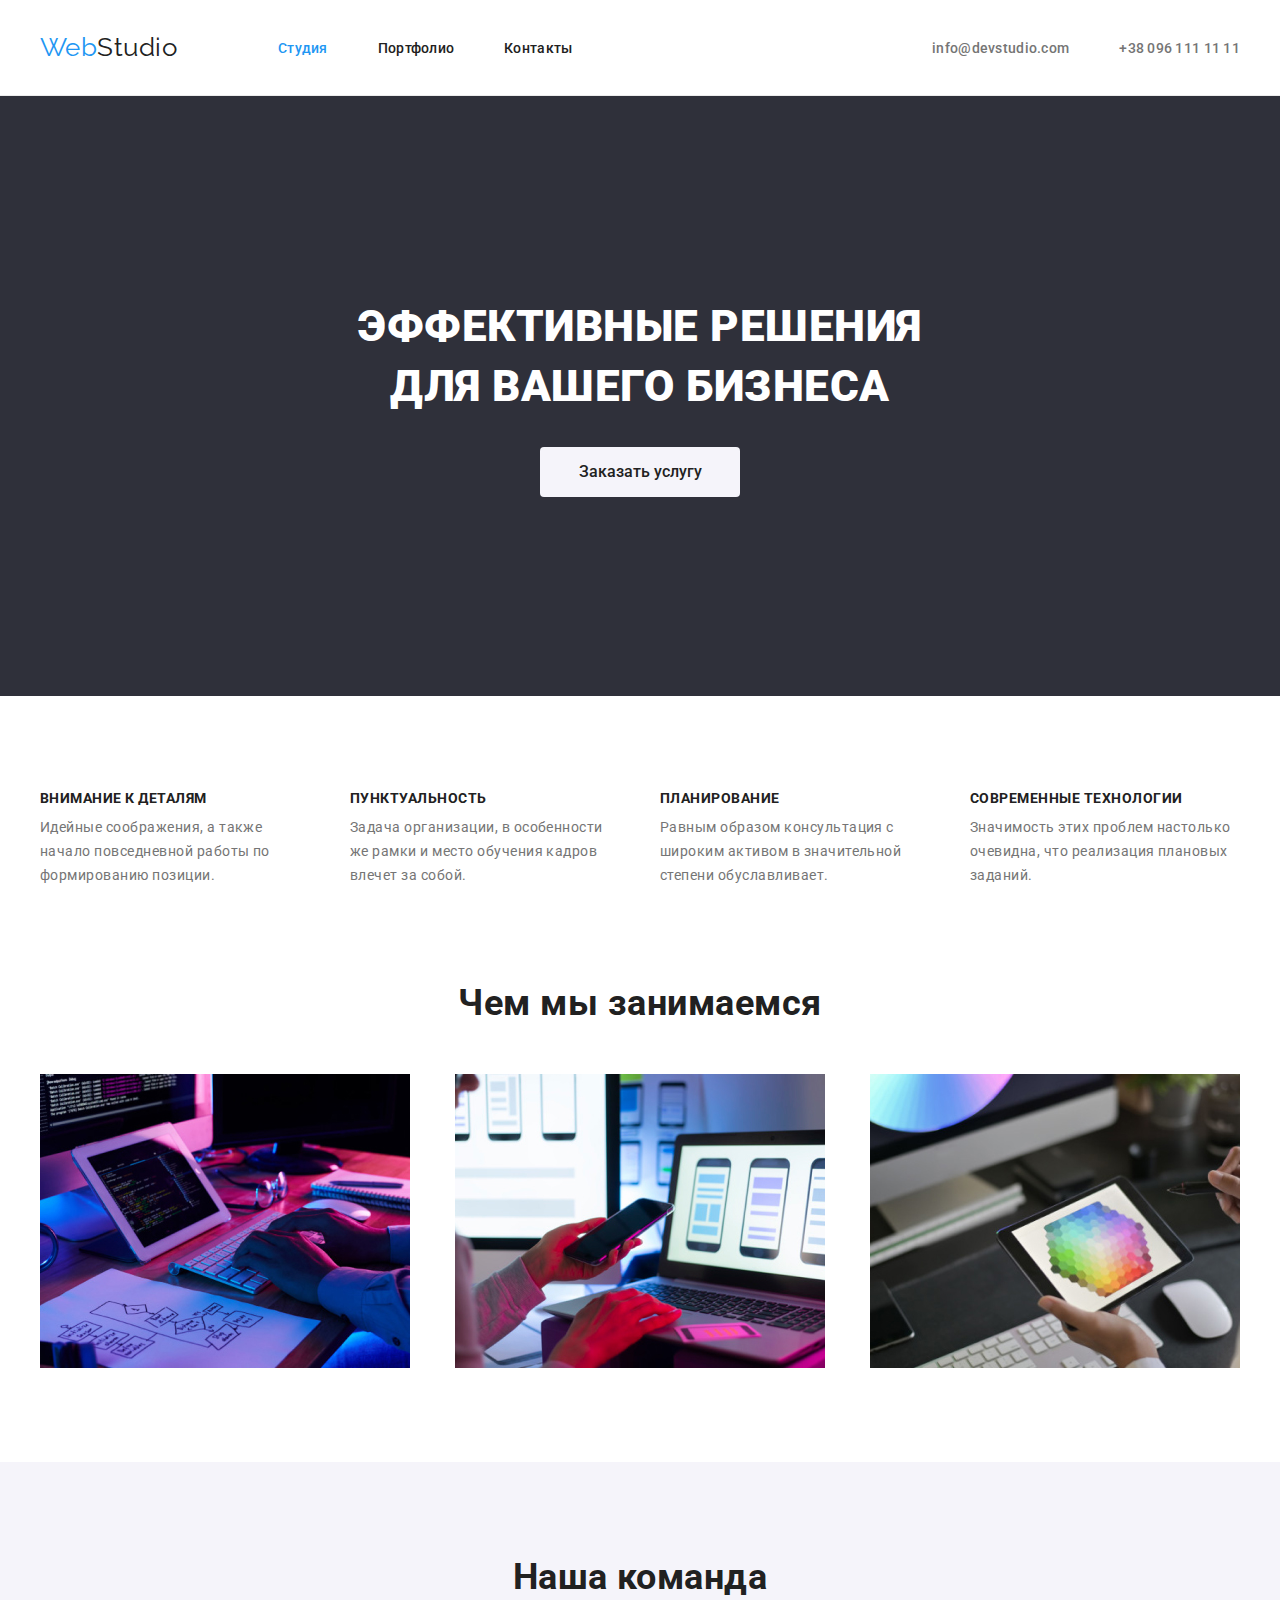
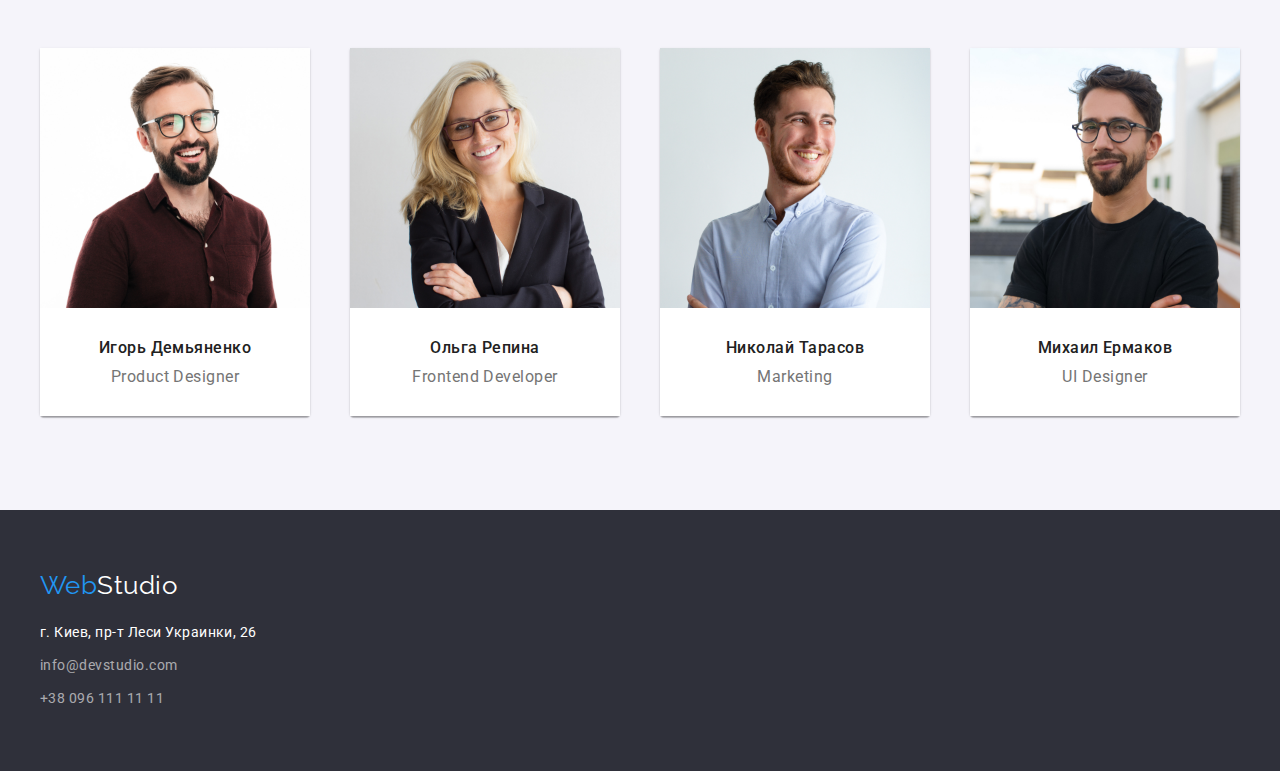
<file: index.html>
<!DOCTYPE html>
<html lang="ru">
    <head>
        <meta charset="UTF-8">
        <meta name="viewport" content="width=device-width, initial-scale=1.0">
        <title>Document</title>
        <link rel="preconnect" href="https://fonts.gstatic.com">
        <link href="https://fonts.googleapis.com/css2?family=Oleo+Script&family=Raleway:wght@700&family=Roboto:wght@400;500;700;900&display=swap" rel="stylesheet">
        <link rel="stylesheet" href="https://cdnjs.cloudflare.com/ajax/libs/modern-normalize/1.0.0/modern-normalize.min.css">
        <link rel="stylesheet" href="./css/styles.css">
    </head>
    <body>
        <header class="header line">
            <div class="container">
                <nav class="site-nav">
                    <a href="./index.html" class="logo" aria-label="логотип сайта" lang="en"><span class="logo-accent">Web</span>Studio</a>
                    <ul class="site-nav-list">
                        <li class="item"><a href="./index.html" class="site-nav-link current">Студия</a></li>
                        <li class="item"><a href="./portfolio.html" class="site-nav-link">Портфолио</a></li>
                        <li class="item"><a href="" class="site-nav-link">Контакты</a></li>
                    </ul>
                    <ul class="site-nav-list-address">
                        <li class="item"><a href="info@devstudio.com" class="site-nav-link mail">info@devstudio.com</a></li>
                        <li class="item"><a href="mailto:tel:+380961111111" class="site-nav-link number">+38 096 111 11 11</a></li>
                    </ul>  
                </nav>
            </div>
        </header>
        
        <main>
            <section class="hero">
                <div class="container hero-box">
                    <h1 class="hero-title">Эффективные решения <br> для вашего бизнеса</h1>
                        <button type="button" class="button-one current">Заказать услугу</button>
                </div>
            </section>
        
            <section class="section-skills">
                <div class="container feature-item">
                    <ul class="feature-list">
                        <li class="item">
                            <h2 class="section-title">Внимание к деталям</h2>
                            <p class="text">
                                Идейные соображения, а также начало повседневной работы по формированию позиции.
                            </p>
                        </li>
                        <li class="item">
                            <h2 class="section-title">Пунктуальность</h2>
                            <p class="text">
                                Задача организации, в особенности же рамки и место обучения кадров влечет за собой.  
                            </p>
                        </li> 
                        <li class="item">
                            <h2 class="section-title">Планирование</h2>
                            <p class="text">
                                Равным образом консультация с широким активом в значительной степени обуславливает. 
                            </p>
                        </li>
                        <li class="item">
                            <h2 class="section-title">Современные технологии</h2>
                            <p class="text">
                                Значимость этих проблем настолько очевидна, что реализация плановых заданий.
                            </p>
                        </li>
                    </ul>
                </div>
            </section>
            <section class="section-images">
                <div class="container images">
                    <h2 class="section-images-title">Чем мы занимаемся</h2>
                    <ul class="activity-list">
                        <li class="section-images-link">
                            <img 
                            src="images/img.1.jpg" 
                            alt="ноутбук"
                            width="370"
                            height="294">
                        </li>
                        <li class="section-images-link">
                            <img 
                            src="images/img.2.jpg" 
                            alt="телефон"
                            width="370"
                            height="294">
                        </li>
                        <li class="section-images-link">
                            <img 
                            src="images/img.3.jpg"alt="планшет"
                            width="370"
                            height="294">
                        </li>
                    </ul>  
                </div>
            </section> 
            <section class="section-team">
                <div class="container team">
                    <h2 class="section-team-title">Наша команда</h2>
                    <ul class="team-list"> 
                        <li class="team-list-link">
                            <img src="images/img1.jpg" alt="Игорь Демьяненко"
                            width="270"
                            height="260">
                            <div class="team-title-info" >
                                <h3 class="team-title-name">Игорь Демьяненко</h3>
                                <p class="team-title-skills">
                                    <span lang="en">Product Designer</span>
                                </p>
                            </div>
                        </li>
                        <li class="team-list-link">
                            <img src="images/img2.jpg" alt="Ольга Репина"
                            width="270"
                            height="260">
                            <div class="team-title-info" >
                                <h3 class="team-title-name">Ольга Репина</h3>
                                <p class="team-title-skills">
                                    <span lang="en">Frontend Developer</span>
                                </p>
                            </div>
                        </li>
                        <li class="team-list-link">
                            <img src="images/img3.jpg" alt="Николай Тарасов"
                            width="270"
                            height="260">
                            <div class="team-title-info" >
                                <h3 class="team-title-name">Николай Тарасов</h3>
                                <p class="team-title-skills">
                                    <span lang="en">Marketing</span>
                                </p>
                            </div>
                        </li>
                        <li class="team-list-link">
                            <img src="images/img4.jpg" alt="Михаил Ермаков"
                            width="270"
                            height="260">
                            <div class="team-title-info" >
                                <h3 class="team-title-name">Михаил Ермаков</h3>
                                <p class="team-title-skills">
                                    <span lang="en">UI Designer</span>
                                </p>
                            </div>
                        </li>
                    </ul>
                </div>
            </section>
        </main>

        <footer class="footer">
            <div class="container">
                <a href="./index.html" class="logo" aria-label="логотип сайта" lang="en"><span class="logo-accent">Web</span><span class="footer-logo">Studio</span></a>
                <address>
                    <ul class="footer-list-address">
                        <li class="footer-address sity">
                            <a href="https://goo.gl/maps/ttQcyeFYQjjGrUDe8" class="footer-list-link address">г. Киев, пр-т Леси Украинки, 26</a> 
                        </li>
                        <li class="footer-address">
                            <a href="mailto:info@devstudio.com" class="footer-list-link">info@devstudio.com</a>
                        </li>
                        <li class="footer-address">
                            <a href="tel:+380961111111" class="footer-list-link">+38 096 111 11 11</a>
                        </li>
                    </ul>
                </address>
            </div>
        </footer>
    </body>
</html>
</file>
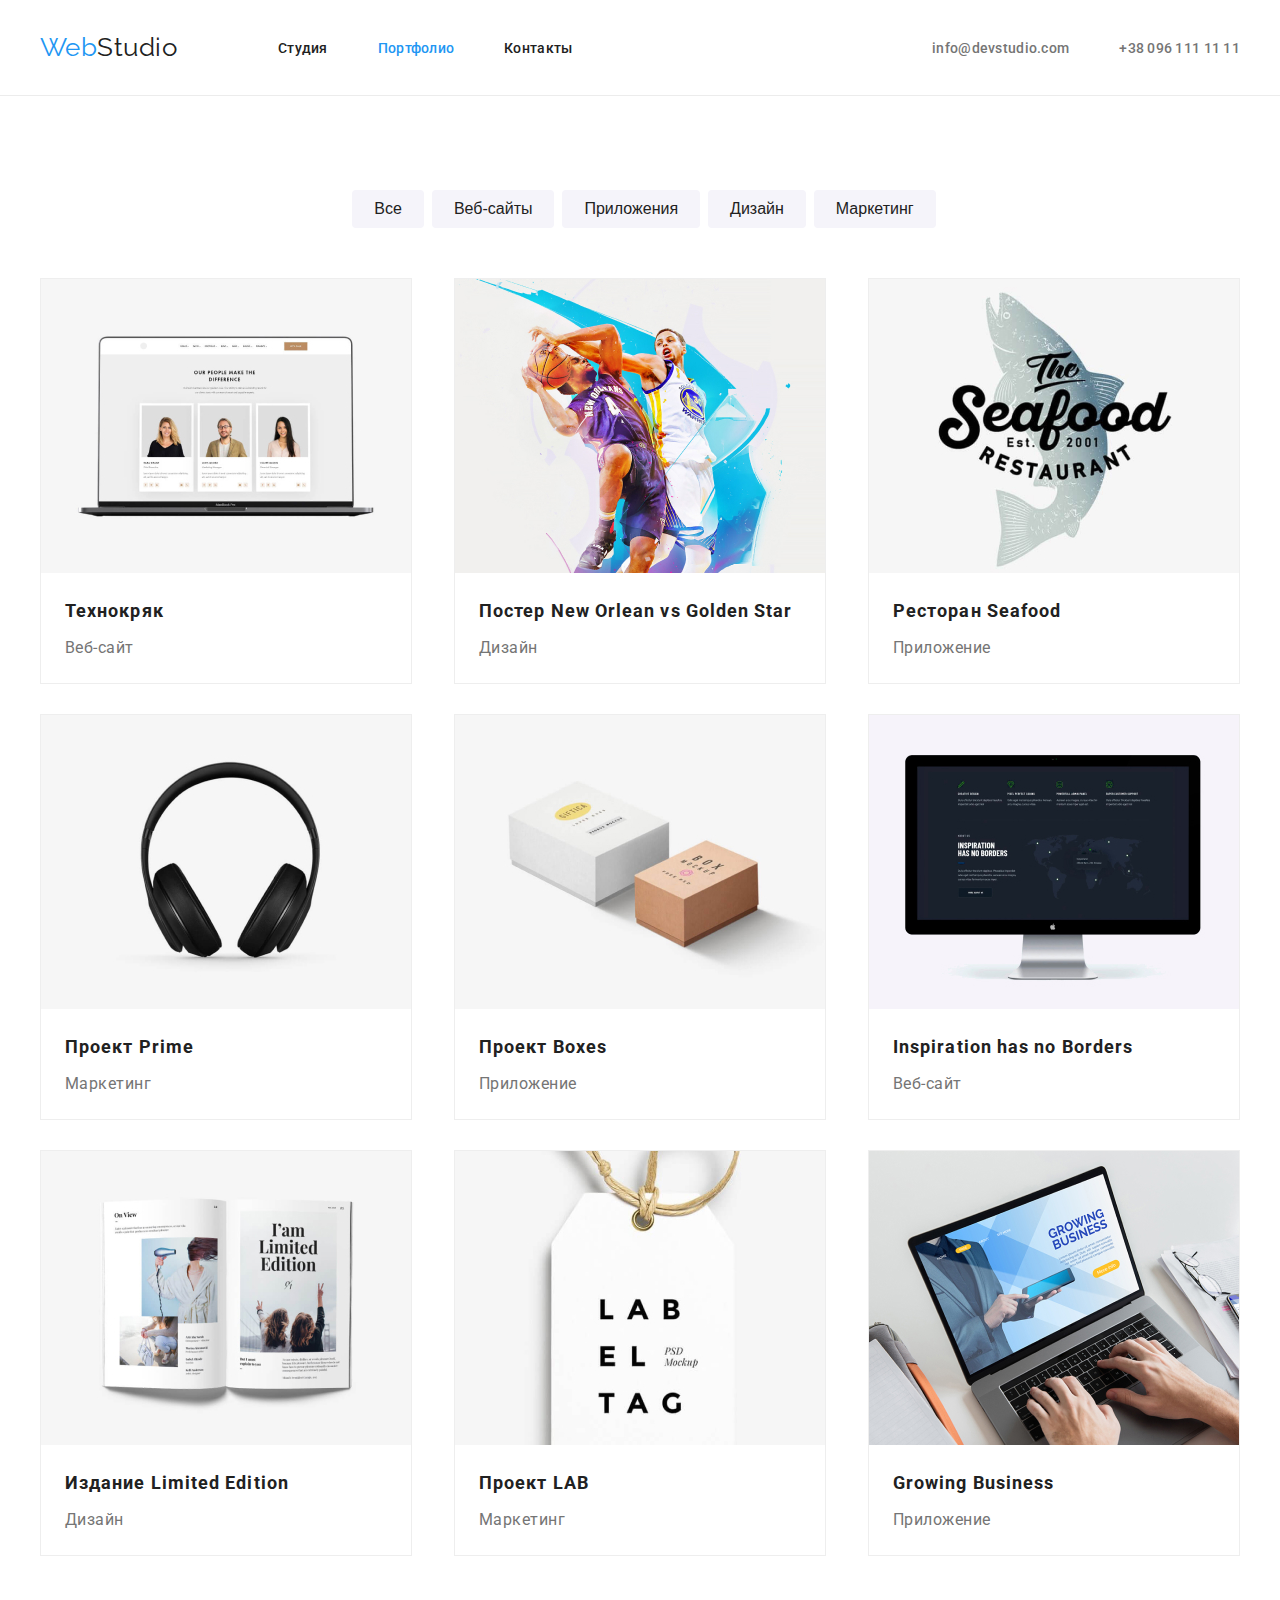
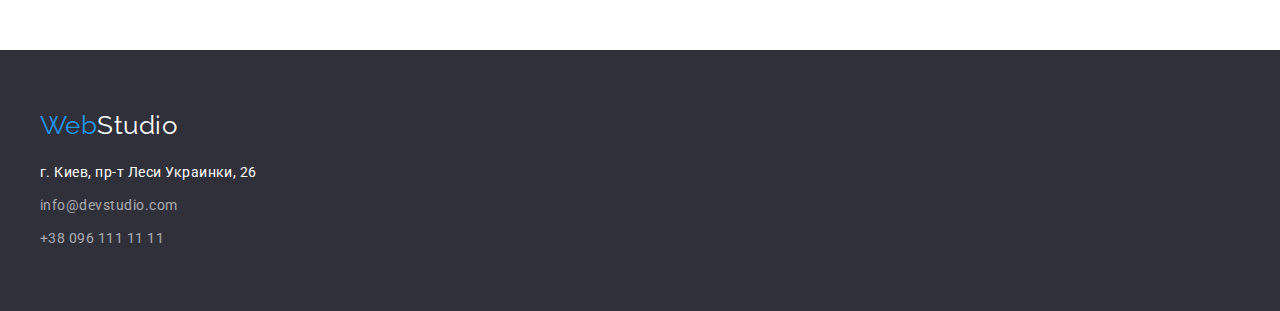
<file: portfolio.html>
<!DOCTYPE html>
<html lang="ru">
<head>
    <meta charset="UTF-8">
    <meta name="viewport" content="width=device-width, initial-scale=1.0">
    <title>Document</title>
    <link rel="preconnect" href="https://fonts.gstatic.com">
    <link href="https://fonts.googleapis.com/css2?family=Oleo+Script&family=Raleway:wght@700&family=Roboto:wght@400;500;700;900&display=swap" rel="stylesheet">
    <link href="https://cdnjs.cloudflare.com/ajax/libs/modern-normalize/1.0.0/modern-normalize.min.css">
    <link rel="stylesheet" href="./css/styles.css">
</head>
<body>
    <header class="header line">
        <div class="container">
            <nav class="site-nav">
                <a href="./index.html" class="logo" aria-label="логотип сайта" lang="en"><span class="logo-accent">Web</span>Studio</a>
                <ul class="site-nav-list">
                    <li class="item"><a href="./index.html" class="site-nav-link">Студия</a></li>
                    <li class="item"><a href="./portfolio.html" class="site-nav-link current">Портфолио</a></li>
                    <li class="item"><a href="" class="site-nav-link">Контакты</a></li>
                </ul>
                <ul class="site-nav-list-address">
                    <li class="item"><a href="info@devstudio.com" class="site-nav-link mail">info@devstudio.com</a></li>
                    <li class="item"><a href="mailto:tel:+380961111111" class="site-nav-link number">+38 096 111 11 11</a></li>
                </ul>  
            </nav>
        </div>
    </header>
    <main>
        <section class="portfolio">
            <h1 hidden="tru">Портфолио</h1>
            <div class="container">
                <ul class="line-button">
                    <li>
                        <button type="button" class="button primary secondary">Все</button> 
                    </li>
                    <li>
                        <button type="button" class="button primary secondary"> Веб-сайты</button> 
                    </li>
                    <li>
                        <button type="button" class="button primary secondary">Приложения</button> 
                    </li>
                    <li>
                        <button type="button" class="button primary secondary">Дизайн</button> 
                    </li>
                    <li>
                        <button type="button" class="button primary secondary">Маркетинг</button>
                    </li>
                </ul>

                <ul class="flex-container">
                    <li class="portfolio-list">
                        <a href="">
                            <img src="images/img11.jpg" alt="Технокряк">
                            <div class="portfolio-info">
                                <h2 class="force-name">Технокряк</h2>
                                <p class="force-text" >Веб-сайт</p>
                            </div>
                        </a>
                    </li>

                    <li class="portfolio-list">
                        <a href="">
                            <img src="images/img22.jpg" alt="Постер New Orlean vs Golden Star">
                            <div class="portfolio-info">
                                <h2 class="force-name">Постер <span lang="en">New Orlean vs Golden Star</span></h2>
                                <p class="force-text">Дизайн</p>
                            </div>
                        </a>
                    </li>

                    <li class="portfolio-list">
                        <a href="">
                            <img src="images/img33.jpg" alt="Ресторан Seafood">
                            <div class="portfolio-info">
                                <h2 class="force-name">Ресторан <span lang="en">Seafood</span></h2>
                                <p class="force-text">Приложение</p>
                            </div>
                        </a>
                    </li>

                    <li class="portfolio-list">
                        <a href="">
                            <img src="images/img44.jpg" alt="Проект Prime">
                            <div class="portfolio-info">
                                <h2 class="force-name">Проект <span lang="en">Prime</span> </h2>
                                <p class="force-text">Маркетинг</p>
                            </div>
                        </a>
                    </li>

                    <li class="portfolio-list">
                        <a href="">
                            <img src="images/img55.jpg" alt="Проект Boxes">
                            <div class="portfolio-info">
                                    <h2 class="force-name">Проект <span lang="en">Boxes</span></h2>
                                <p class="force-text" >Приложение</p>
                            </div>
                        </a>
                    </li>

                    <li class="portfolio-list">
                        <a href="">
                            <img src="images/img66.jpg" alt="Inspiration has no Borders">
                            <div class="portfolio-info">
                                    <h2 lang="en"class="force-name">Inspiration has no Borders</h2>
                                <p class="force-text" >Веб-сайт</p>
                            </div>
                        </a>
                    </li>

                    <li class="portfolio-list">
                        <a href="">
                            <img src="images/img77.jpg" alt="Издание Limited Edition">
                            <div class="portfolio-info">
                                <h2 class="force-name">Издание <span lang="en"> Limited Edition</span></h2>
                                <p class="force-text">Дизайн</p>
                            </div>
                        </a>
                    </li>

                    <li class="portfolio-list">
                        <a href="">
                            <img src="images/img88.jpg" alt="Проект LAB">
                            <div class="portfolio-info">
                                <h2 class="force-name">Проект <span lang="en">LAB</span></h2>
                                <p class="force-text" >Маркетинг</p>
                            </div>
                        </a>
                    </li>

                    <li class="portfolio-list">
                        <a href="">
                            <img src="images/img99.jpg" alt="Growing Business">
                            <div class="portfolio-info">
                                <h2 lang="en"class="force-name">Growing Business</h2>
                                <p class="force-text" >Приложение</p>
                            </div>
                        </a>
                    </li>

                </ul>
        </section>
    </main>
    <footer class="footer">
        <div class="container">
            <a href="./index.html" class="logo" aria-label="логотип сайта" lang="en"><span class="logo-accent">Web</span><span class="footer-logo">Studio</span></a>
            <address>
                <ul class="footer-list-address">
                    <li class="footer-address sity">
                        <a href="https://goo.gl/maps/ttQcyeFYQjjGrUDe8" class="footer-list-link address">г. Киев, пр-т Леси Украинки, 26</a> 
                    </li>
                    <li class="footer-address">
                        <a href="mailto:info@devstudio.com" class="footer-list-link">info@devstudio.com</a>
                    </li>
                    <li class="footer-address">
                        <a href="tel:+380961111111" class="footer-list-link">+38 096 111 11 11</a>
                    </li>
                </ul>
            </address>
        </div>
    </footer>
</body>
</html>
</file>
<file: css/styles.css>
:root{
    --primary-texst-color: rgba(117, 117, 117, 1);
    --title-texst-color: #212121;
    --accent-color: #2196F3;
    --primary-white-color: #FFFFFF;
    --primary-background-color: #e5e5e5;
}

h1,
h2,
h3,
h4,
p,
ul{
    margin: 0px;
    padding: 0px;
}

body {
    font-family: Roboto, sans-serif;
    letter-spacing: 0.03em;
    margin: 0;
}

main{
    background-color: var(--primary-white-color);
}

ul{
    padding-inline-start: 0px;
}

li {
    list-style-type: none; /* Убираем маркеры */
}

a { 
    text-decoration: none; /* Убираем подчеркивание у ссылок */
}

/*============ HEADER ============*/

.container{
    margin-left: auto;
    margin-right: auto;
    width: 1200px;
    border: none;
}

.site-nav{
    display: flex;
    align-items: center;

}

.site-nav-list{
    display: flex;
    margin-left: 93px;
}

.site-nav-list-address{
    display: flex;
    margin-left: auto;
}

.site-nav .item{
    outline: 1px solid transparent;
}

.site-nav .item + .item{
    margin-left: 50px;
}

.header{
    padding-top: 32px;
    padding-bottom: 32px;
    border-bottom: 1px solid #ECECEC;
    background-color: var(--primary-white-color);
}

.header .line{
    position: absolute;
    height: 0px;
    left: 0px;
    top: 80px;
    border: 1px solid #ECECEC;
}

.site-nav-link{
    display: block;
    color: var(--title-texst-color);
    font-weight: 500;
    font-size: 14px;
    line-height: 16px;
    letter-spacing: 0.02em;
}

.site-nav-link:hover,
.site-nav-link:focus{
    color: var(--accent-color);
}

.current{
    color: var(--accent-color);
}

.site-nav-link.mail{
    color: #757575;
}

.site-nav-link.mail:hover,
.site-nav-link.mail:focus{
    color: var(--accent-color);
}

.site-nav-link.number{
    color: #757575;
}

.site-nav-link.number:hover,
.site-nav-link.number:focus{
    color: var(--accent-color);
}

.logo{
    color: var(--title-texst-color);
    width: 145px;
    height: 31px;
    left: 215px;
    top: 24px; 
    font-family: Raleway;
    font-size: 26px;
    line-height: 1.2;
 }

.logo-accent{
    color: var(--accent-color);
}
 
/*============  END HEADER ============*/

/*============== Hero ==============*/
    /* Оформление текста и цвета */
.hero-title{
    color: var(--primary-white-color);
    font-weight: 900;
    font-size: 44px;
    line-height: 1.36;
    text-transform: uppercase;
}

.hero{
    background-color: #2F303A; 
    border: 1px solid transparent;
    min-height: 600px;
    padding-top: 200px;
}

.container.hero-box{
    text-align: center;
}

.button-one{
    margin-top: 30px;
    display: inline-block;
    border-radius: 4px;
    text-align: center;
    min-width: 200px;
    height: 50px;
    padding: 10px 32px;

    color: var(--title-texst-color);
    background-color: #F5F4FA;
    font-weight: 500;
    font-size: 16px;
    line-height: 1.62;
    border: none;
    border-radius: 4px;
    cursor: pointer;
}  

.button-one:hover,
.button-one:focus{
    color: var(--primary-white-color);
    background-color: var(--accent-color);
}
/* Геометрия */
    /* динамика */
/*============== END Hero ==============*/


/*================= Section 1============= */

.section-title{
    color: var(--title-texst-color);
    font-weight: 700;
    font-size: 14px;
    line-height: 16px;
    text-transform: uppercase;
    margin-bottom: 10px;
}

.feature-list{
    display: flex;
    flex-wrap: wrap;
    justify-content: space-between;
}

.text{
    width: 270px;
    height: 72px;
}

.feature-list .text{
    font-style: 400;
    font-size: 14px;
    line-height: 1.71;
    color: var(--primary-texst-color);
}

.item:nth-child(n+2){
    margin-left: 30px;
}

.container .feature-item .item + .item{
    margin-left: 30;
}

.section-skills{
    padding-top: 94px;
    padding-bottom: 94px;
    background-color: white;
}

/*================= END Section 1============= */

/*================= Section 2============= */

.section-images-title{
    font-weight: bold;
    font-size: 36px;
    line-height: 1.17;
    text-align: center;
    color: var(--title-texst-color);
    padding-bottom: 50px;
}

.activity-list{
    display: flex;
    flex-wrap: wrap;
    justify-content: space-between;
}

.image-list .section-images-link + .section-images-link{
    margin-right: 30px;
}

.section-images{
    padding-bottom: 94px;
}

/*================= END Section 2============= */

/*================= Section 3============= */
.section-team{
    background-color: #F5F4FA;
}

.section-team-title{
    font-weight: bold;
    font-size: 36px;
    line-height: 1.17;
    text-align: center;
    color: var(--title-texst-color);
}

.team-list{
    display: flex;
    flex-wrap: wrap;
    justify-content: space-between;
    padding-top: 50px;
}

.team-title-name{
    font-weight: 500;
    font-size: 16px;
    line-height: 19px;
    color: var(--title-texst-color);
    padding-top: 30px;
    padding-bottom: 10px;
}

.team-title-skills{
    font-weight: 400;
    font-size: 16px;
    line-height: 19px;
    color: var(--primary-texst-color);
    padding-bottom: 30px;
}

.team-title-info{
    background-color: var(--primary-white-color);
    text-align: center;
    min-width: 108px;
    align-items: center;
}

.team-list .team-list-link + .team-list-link{
    margin-left: 30px;
}

.section-team{
    padding-top: 94px;
    padding-bottom: 94px;
}

.team-list-link{
    box-shadow: 0px 1px 3px rgba(0, 0, 0, 0.12), 0px 1px 1px rgba(0, 0, 0, 0.14), 0px 2px 1px rgba(0, 0, 0, 0.2);
    border-radius: 0px 0px 4px 4px;
}
/*================= ENd Section 3============= */


/*============ FOOTER ============*/

.footer-list-link:hover,
.footer-list-link:focus{
    color: var(--accent-color);
}

.footer-list-link.address:hover,
.footer-list-link.address:focus{
    color: var(--accent-color);
}

.footer{
    background: #2F303A;
    padding-top: 60px;
    padding-bottom: 60px;
}

.footer-list-link{
    font-family: Roboto;
    font-style: normal;
    font-weight: 400;
    font-style: 400;
    font-size: 14px;
    line-height: 1.71;
    color: rgba(255, 255, 255, 0.6);
}

.footer-list-link.address{
    color: var(--primary-white-color);
}

.footer-logo{
    color: var(--primary-white-color);
}

.container.footer-list{
    height: 252px;
    padding-top: 60px;
    padding-bottom: 60px;
}

.footer-address{
    margin-top: 9px;
}

.site-nav-link.number{
    color: #757575;
}

.footer-address.sity{
    margin-top: 20px;
}
 .footer-address{
    margin-top: 9px;
}

/*============ END FOOTER ============*/

/*================= PORTFOLIO============= */
.force-name{
    font-weight: 700;
    font-size: 18px;
    line-height: 2;
    letter-spacing: 0.06em;
    color: var(--title-texst-color);
}

.force-text{
    font-weight: 400;
    font-size: 16px;
    line-height: 1.875;
    letter-spacing: 0.03em;
    color: var(--primary-texst-color);
    margin-top: 4px;
}

.flex-container{
    display: flex;
    flex-wrap: wrap;
    justify-content: space-between;
}

.portfolio{
    padding-bottom: 94px;
    padding-top: 94px;
}

.portfolio-info{
    background-color: var(--primary-white-color);
    padding-top: 20px;
    padding-bottom: 20px;
    padding-left: 24px;
    padding-right: 24px;
}

img{
    display: block;
}

.flex-element{
    width: 370px;
    margin-bottom: 30px;
}

.flex-element:nth-child(3n){
    margin-right: 0px;
}

.portfolio-list{
    background: #FFFFFF;
    border: 1px solid #EEEEEE;
    box-sizing: border-box;
    margin-top: 30px;
}

.flex-container:nth-last-child(-n + 3){
    margin-bottom: 0px;
}

.portfolio-list:nth-child(-n + 3){
    margin-top: 0;
}

/*=================  END PORTFOLIO============= */

/* ============= Button=========*/
.line-button{
    display: flex;
    justify-content: center;
} 
.button.primary.secondary{
    display: inline-block;
    border-radius: 4px;
    padding: 6px 22px;
    border: transparent;
    text-align: center;
    margin-left: 8px;
    margin-bottom: 50px;
    border: none;
    border-radius: 4px;
    cursor: pointer;
    
    color: var(--title-texst-color);
    background-color: #f5f4fa;
    font-weight: 500;
    font-size: 16px;
    line-height: 1.62;
}

.button.primary:hover,
.button.primary:focus{
    color: var(--primary-white-color);
    background-color: var(--accent-color);
}
/* =============  END Button =========*/
</file>
